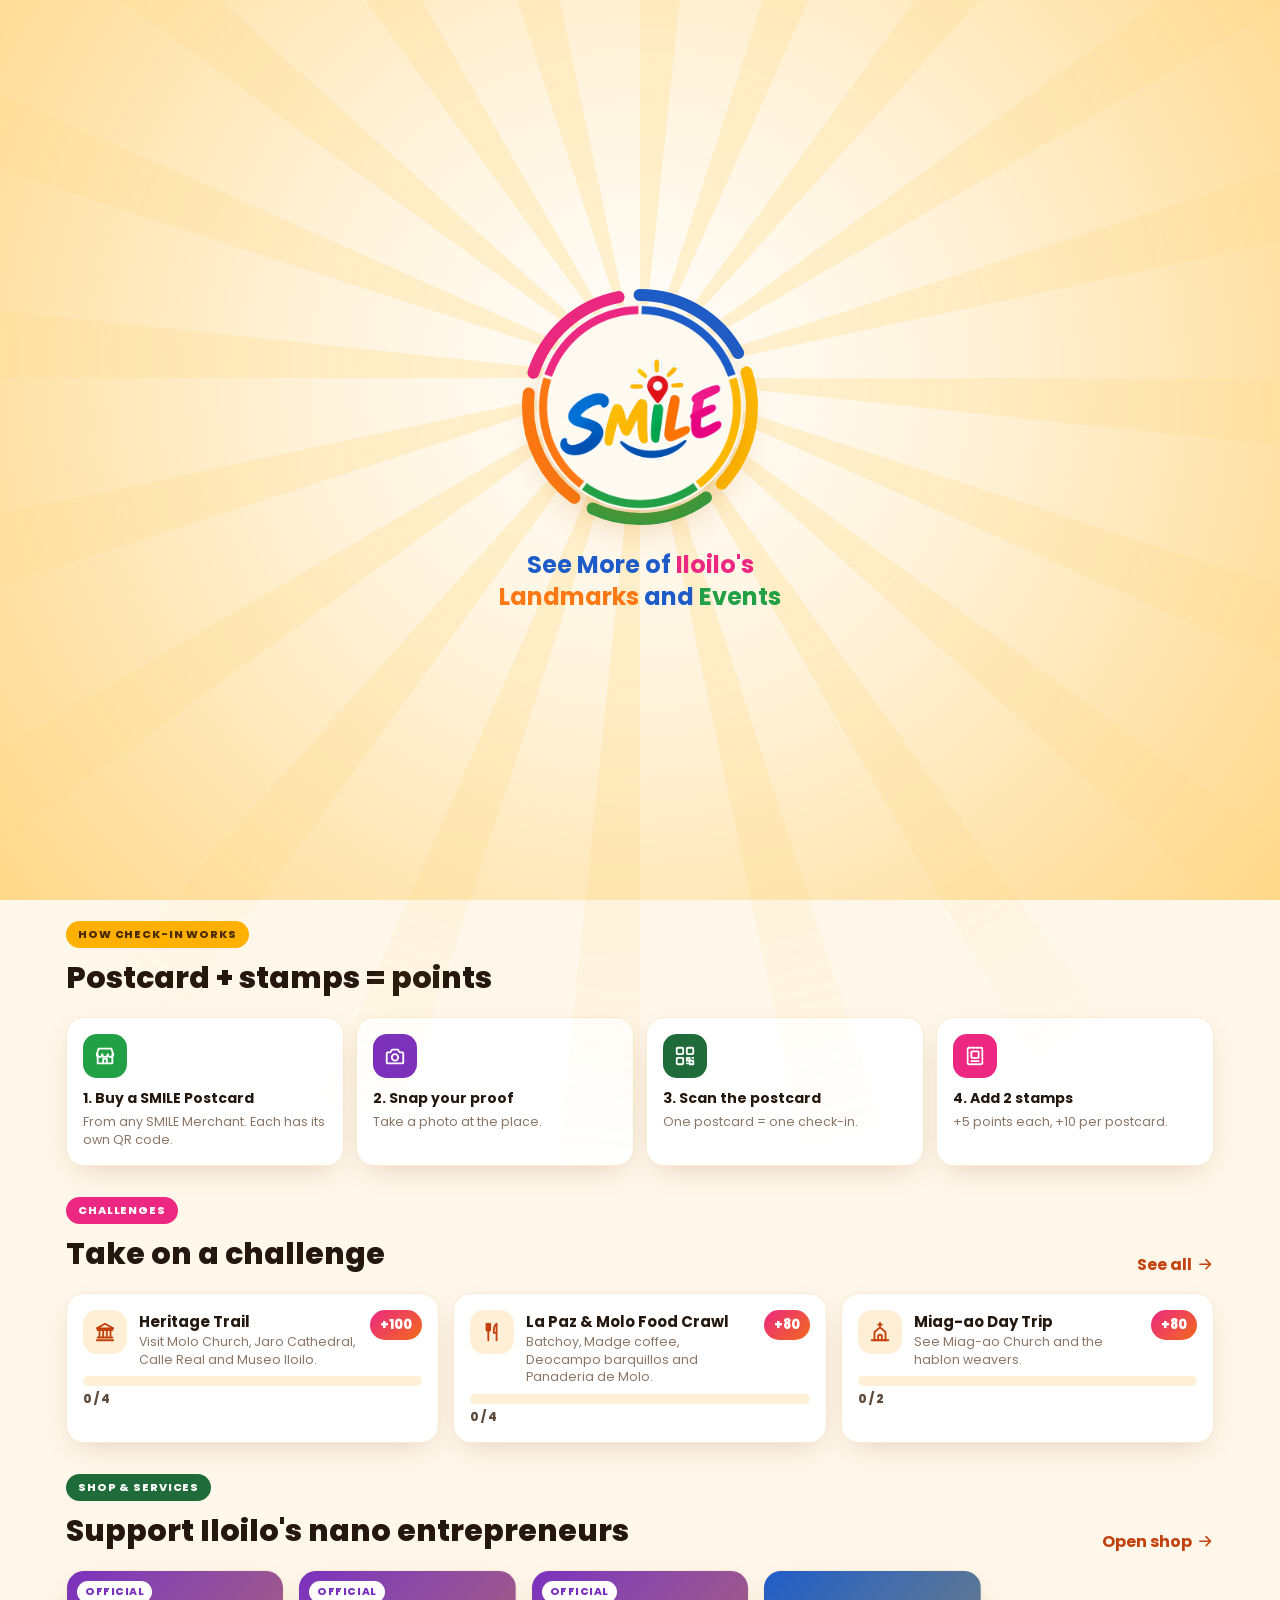
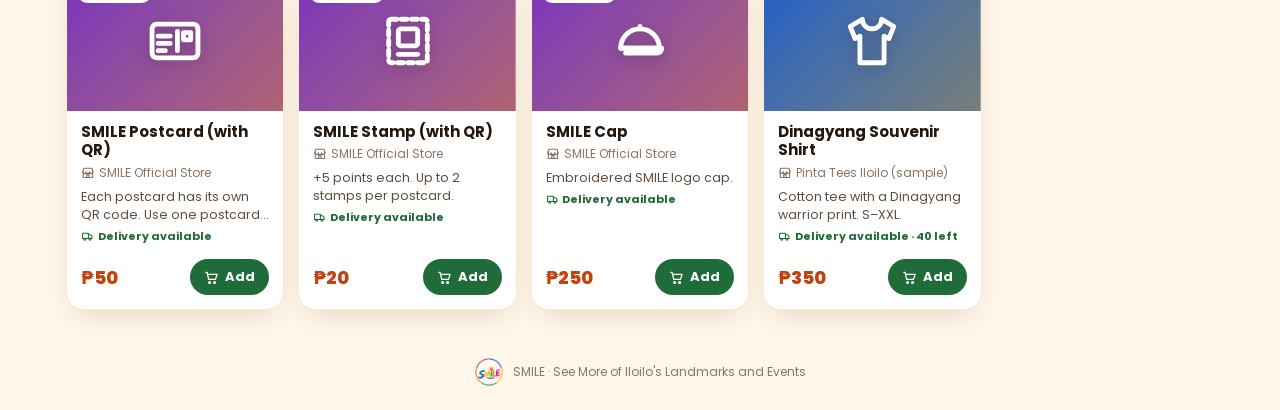
<file: index.html>
<!doctype html>
<html lang="en">
<head>
  <meta charset="utf-8">
  <meta name="viewport" content="width=device-width, initial-scale=1, viewport-fit=cover">
  <title>SMILE - See More of Iloilo's Landmarks and Events</title>
  <meta name="description" content="SMILE: See More of Iloilo's Landmarks and Events. Explore landmarks, food, shops, festivals and places to stay. Check in with SMILE Postcards, add stamps, shop from local nano entrepreneurs and rank up from Class E to Class SSS.">
  <meta name="theme-color" content="#FFB000">
  <meta name="application-name" content="SMILE">
  <link rel="manifest" href="manifest.webmanifest">
  <link rel="icon" type="image/png" sizes="32x32" href="icons/icon-32.png">
  <link rel="icon" type="image/png" sizes="192x192" href="icons/icon-192.png">
  <link rel="apple-touch-icon" href="icons/apple-touch-icon.png">
  <meta name="apple-mobile-web-app-capable" content="yes">
  <meta name="mobile-web-app-capable" content="yes">
  <meta name="apple-mobile-web-app-status-bar-style" content="default">
  <meta name="apple-mobile-web-app-title" content="SMILE">
  <meta property="og:title" content="SMILE - See More of Iloilo's Landmarks and Events">
  <meta property="og:description" content="Explore Iloilo, check in with SMILE Postcards, shop local and rank up to Class SSS.">
  <meta property="og:image" content="assets/hero.jpg">
  <link rel="preconnect" href="https://fonts.googleapis.com">
  <link rel="preconnect" href="https://fonts.gstatic.com" crossorigin>
  <link href="https://fonts.googleapis.com/css2?family=Poppins:wght@400;500;600;700;800;900&display=swap" rel="stylesheet">
  <link rel="preload" as="image" href="assets/hero.jpg">
  <link rel="stylesheet" href="styles.css">
</head>
<body>
  <!-- ============ SPLASH ============ -->
  <div id="splash" class="splash" aria-hidden="true">
    <div class="splash-burst"></div>
    <div class="splash-logo">
      <svg class="splash-ring" viewBox="0 0 120 120">
        <circle cx="60" cy="60" r="56" pathLength="100" class="r r1"/><circle cx="60" cy="60" r="56" pathLength="100" class="r r2"/>
        <circle cx="60" cy="60" r="56" pathLength="100" class="r r3"/><circle cx="60" cy="60" r="56" pathLength="100" class="r r4"/>
        <circle cx="60" cy="60" r="56" pathLength="100" class="r r5"/>
      </svg>
      <img src="assets/logo-circle.png" alt="" width="220" height="220">
    </div>
    <p class="splash-tag"><span>See</span> <span>More</span> <span>of</span> <span>Iloilo's</span><br><span>Landmarks</span> <span>and</span> <span>Events</span></p>
  </div>

  <!-- ============ HEADER ============ -->
  <header class="topbar">
    <a href="#home" class="brand" aria-label="SMILE home">
      <img src="assets/logo-circle.png" alt="SMILE logo" class="brand-logo" width="44" height="44">
      <span class="brand-text"><strong>SMILE</strong><small>See More of Iloilo's Landmarks and Events</small></span>
    </a>
    <nav class="topnav" aria-label="Main">
      <a href="#home" data-nav="home">Home</a>
      <a href="#explore/landmarks" data-nav="explore">Explore</a>
      <a href="#map" data-nav="map">Map</a>
      <a href="#market" data-nav="market">Shop &amp; Services</a>
      <a href="#challenges" data-nav="challenges">Challenges</a>
      <a href="#rank" data-nav="rank">Rank</a>
    </nav>
    <button class="cam-top" type="button" data-camera aria-label="Take photo"><svg class="ic"><use href="#i-camera"/></svg><span>Take Photo</span></button>
    <button class="icon-btn cart-btn" type="button" data-open-cart aria-label="Cart"><svg class="ic"><use href="#i-cart"/></svg><b class="cart-count" hidden>0</b></button>
    <button class="points-pill" id="pointsPill" type="button" aria-label="Your rank and points">
      <span class="rank-chip" id="rankChip">E</span> <span id="pointsValue">0</span><span class="pts-label"> pts</span>
    </button>
  </header>

  <main id="app">
    <!-- ============ HOME ============ -->
    <section id="view-home" class="view" data-view="home">
      <div class="landing">
        <div class="landing-bg" aria-hidden="true"></div>
        <div class="landing-grid">
          <div class="poster">
            <img src="assets/hero.jpg" srcset="assets/hero-sm.jpg 512w, assets/hero.jpg 1024w" sizes="(max-width: 860px) 100vw, 560px"
                 alt="SMILE, See More of Iloilo's Landmarks and Events: Dinagyang Festival, Iloilo Provincial Capitol, Miag-ao Church, Jaro Cathedral, Iloilo Esplanade, and batchoy, pancit Molo, chicken inasal and seafood"
                 width="1024" height="1536" fetchpriority="high">
            <a class="hs" style="left:3.7%;top:22%;width:19%;height:5%" href="#place/ev-dinagyang" aria-label="Dinagyang Festival"></a>
            <a class="hs" style="left:57%;top:6%;width:41%;height:22%" href="#place/lm-capitol" aria-label="Iloilo Provincial Capitol"></a>
            <a class="hs" style="left:3.7%;top:58.2%;width:21.3%;height:4.6%" href="#place/lm-miagao" aria-label="Miag-ao Church"></a>
            <a class="hs" style="left:79.9%;top:60.4%;width:18.3%;height:4%" href="#place/lm-jaro" aria-label="Jaro Cathedral"></a>
            <a class="hs" style="left:72%;top:69.6%;width:21%;height:4.2%" href="#place/lm-esplanade" aria-label="Iloilo Esplanade"></a>
            <a class="hs" style="left:4%;top:82.8%;width:14.8%;height:4%" href="#place/rs-batchoy" aria-label="Batchoy"></a>
            <a class="hs" style="left:30.8%;top:87%;width:17.1%;height:4.2%" href="#explore/restaurants/molo" aria-label="Pancit Molo"></a>
            <a class="hs" style="left:55.6%;top:85.4%;width:19.5%;height:4.6%" href="#explore/restaurants/chicken" aria-label="Chicken Inasal"></a>
            <a class="hs" style="left:84.5%;top:87%;width:13.9%;height:4.2%" href="#explore/restaurants/seafood" aria-label="Seafoods"></a>
          </div>
          <div class="landing-panel">
            <img src="assets/logo-circle.png" alt="SMILE logo" class="hero-logo" width="88" height="88">
            <span class="eyebrow">Iloilo City · Province of Iloilo</span>
            <h1>SMILE <span class="dash">-</span> <span class="sub">See More of Iloilo's Landmarks and Events</span></h1>
            <p class="lead">Explore, check in with a <b>SMILE Postcard</b>, collect stamps, shop from local nano entrepreneurs and rank up to <b>Class SSS</b>.</p>
            <div class="hero-cta">
              <a href="#explore/landmarks" class="btn btn-primary"><svg class="ic"><use href="#i-compass"/></svg>Start exploring</a>
              <button type="button" class="btn btn-green" data-checkin-start><svg class="ic"><use href="#i-qr"/></svg>Check in</button>
              <button type="button" class="btn btn-ghost" data-camera><svg class="ic"><use href="#i-camera"/></svg>Take Photo</button>
            </div>
            <div class="quick" id="quickTiles"></div>
            <a class="rank-strip card" href="#rank" id="homeRank"></a>
          </div>
        </div>
      </div>

      <div class="wrap">
        <div class="section-head"><span class="pill">How check-in works</span><h2>Postcard + stamps = points</h2></div>
        <div class="steps4">
          <div class="step card"><span class="step-ic" style="--c:var(--c-shops)"><svg class="ic"><use href="#i-store"/></svg></span><b>1. Buy a SMILE Postcard</b><small>From any SMILE Merchant. Each has its own QR code.</small></div>
          <div class="step card"><span class="step-ic" style="--c:var(--c-landmarks)"><svg class="ic"><use href="#i-camera"/></svg></span><b>2. Snap your proof</b><small>Take a photo at the place.</small></div>
          <div class="step card"><span class="step-ic" style="--c:var(--green)"><svg class="ic"><use href="#i-qr"/></svg></span><b>3. Scan the postcard</b><small>One postcard = one check-in.</small></div>
          <div class="step card"><span class="step-ic" style="--c:var(--s-pink)"><svg class="ic"><use href="#i-stamp"/></svg></span><b>4. Add 2 stamps</b><small>+5 points each, +10 per postcard.</small></div>
        </div>

        <div class="section-head row-head"><div><span class="pill pill-pink">Challenges</span><h2>Take on a challenge</h2></div><a href="#challenges" class="link">See all <svg class="ic"><use href="#i-arrow"/></svg></a></div>
        <div class="challenge-grid" id="homeChallenges"></div>

        <div class="section-head row-head"><div><span class="pill pill-green">Shop &amp; Services</span><h2>Support Iloilo's nano entrepreneurs</h2></div><a href="#market" class="link">Open shop <svg class="ic"><use href="#i-arrow"/></svg></a></div>
        <div class="product-grid" id="homeProducts"></div>
      </div>
    </section>

    <!-- ============ EXPLORE ============ -->
    <section id="view-explore" class="view" data-view="explore" hidden>
      <div class="wrap">
        <div class="section-head row-head"><div><span class="pill">Explore</span><h2 id="exploreTitle">Landmarks</h2></div>
          <a href="#map" class="btn btn-ghost btn-sm"><svg class="ic"><use href="#i-map"/></svg>Map view</a></div>
        <div class="tabs" role="tablist" id="catTabs"></div>
        <label class="search"><svg class="ic"><use href="#i-search"/></svg><input type="search" id="searchInput" placeholder="Search places, events, hotels, food…" autocomplete="off"></label>
        <div class="place-grid" id="placeGrid"></div>
      </div>
    </section>

    <!-- ============ MAP ============ -->
    <section id="view-map" class="view" data-view="map" hidden>
      <div class="map-layout">
        <div class="map-frame-wrap">
          <iframe id="bigMap" title="Google Map" loading="lazy" referrerpolicy="no-referrer-when-downgrade" allowfullscreen></iframe>
          <div class="map-card card" id="mapCard" hidden></div>
        </div>
        <aside class="map-side">
          <div class="tabs small" id="mapTabs"></div>
          <label class="search"><svg class="ic"><use href="#i-search"/></svg><input type="search" id="mapSearch" placeholder="Search on the map…" autocomplete="off"></label>
          <div class="map-list" id="mapList"></div>
        </aside>
      </div>
    </section>

    <!-- ============ MARKET ============ -->
    <section id="view-market" class="view" data-view="market" hidden>
      <div class="wrap">
        <div class="section-head"><span class="pill pill-green">Shop &amp; Services</span><h2>Local merch, delivered. Local talent, booked.</h2>
          <p class="muted lead">Souvenir shirts and novelties from Iloilo's nano entrepreneurs, delivered to your location, plus barbers, massage therapists, emcees and comedians you can book.</p></div>
        <div class="tabs" id="marketTabs" role="tablist">
          <button class="tab" data-mtab="merch" role="tab"><svg class="ic"><use href="#i-bag"/></svg>Merchandise</button>
          <button class="tab" data-mtab="services" role="tab"><svg class="ic"><use href="#i-sparkles"/></svg>Services</button>
          <button class="tab" data-mtab="merchants" role="tab"><svg class="ic"><use href="#i-postcard"/></svg>Postcard Merchants</button>
          <button class="tab" data-mtab="orders" role="tab"><svg class="ic"><use href="#i-receipt"/></svg>My Orders</button>
        </div>
        <div id="marketBody"></div>
      </div>
    </section>

    <!-- ============ CHALLENGES ============ -->
    <section id="view-challenges" class="view" data-view="challenges" hidden>
      <div class="wrap">
        <div class="section-head"><span class="pill pill-pink">Challenges</span><h2>Visit, snap, stamp, earn bonus points</h2>
          <p class="muted lead">Finish a challenge to earn its bonus points instantly. Bonus points help you rank up faster.</p></div>
        <div class="challenge-grid big" id="challengeGrid"></div>
      </div>
    </section>

    <!-- ============ RANK ============ -->
    <section id="view-rank" class="view" data-view="rank" hidden>
      <div class="wrap">
        <div class="section-head"><span class="pill">Rank &amp; Passport</span><h2>Your Iloilo passport</h2></div>
        <div class="rank-hero card" id="rankHero"></div>
        <div class="row-head h3row"><h3 class="h3">My postcards</h3><button type="button" class="btn btn-ghost btn-sm" data-scan-stamp><svg class="ic"><use href="#i-stamp"/></svg>Add a stamp</button></div>
        <div class="postcard-grid" id="postcardGrid"></div>
        <h3 class="h3">Rank ladder</h3>
        <div class="ladder" id="rankLadder"></div>
        <h3 class="h3">Badges</h3>
        <div class="badge-grid" id="badgeGrid"></div>
        <div class="row-head h3row"><h3 class="h3">Top explorers</h3><a href="#challenges" class="link">Challenges <svg class="ic"><use href="#i-arrow"/></svg></a></div>
        <ol class="leaderboard card" id="leaderboard"><li class="muted">Loading…</li></ol>
      </div>
    </section>
  </main>

  <footer class="footer">
    <img src="assets/logo-circle.png" alt="" width="28" height="28">
    <span>SMILE · See More of Iloilo's Landmarks and Events</span>
    <button type="button" class="link" id="installLink" hidden>Install app</button>
  </footer>

  <nav class="bottomnav" aria-label="Main mobile">
    <a href="#home" data-nav="home"><svg class="ic"><use href="#i-home"/></svg>Home</a>
    <a href="#explore/landmarks" data-nav="explore"><svg class="ic"><use href="#i-compass"/></svg>Explore</a>
    <button type="button" class="cam-fab" data-checkin-start aria-label="Check in"><svg class="ic"><use href="#i-qr"/></svg></button>
    <a href="#market" data-nav="market"><svg class="ic"><use href="#i-store"/></svg>Shop</a>
    <a href="#rank" data-nav="rank"><svg class="ic"><use href="#i-trophy"/></svg>Rank</a>
  </nav>

  <!-- ============ INSTALL BANNER ============ -->
  <div class="install-banner" id="installBanner" role="dialog" aria-labelledby="installTitle" hidden>
    <img src="icons/icon-96.png" alt="" width="56" height="56">
    <div class="install-text"><strong id="installTitle">Install SMILE</strong><span id="installMsg">Add SMILE to your home screen.</span></div>
    <div class="install-actions">
      <button type="button" class="btn btn-primary btn-sm" id="installBtn">Install</button>
      <button type="button" class="btn-x" id="installClose" aria-label="Dismiss"><svg class="ic"><use href="#i-x"/></svg></button>
    </div>
  </div>

  <!-- ============ SHEET (place, check-in, cart, booking) ============ -->
  <div class="sheet-backdrop" id="sheetBackdrop" hidden></div>
  <div class="sheet" id="sheet" role="dialog" aria-modal="true" hidden>
    <button class="btn-x sheet-close" type="button" id="sheetClose" aria-label="Close"><svg class="ic"><use href="#i-x"/></svg></button>
    <div id="sheetBody"></div>
  </div>

  <!-- ============ CAMERA ============ -->
  <div class="camera" id="camera" role="dialog" aria-modal="true" aria-label="Take photo" hidden>
    <div class="cam-top-bar">
      <button type="button" class="btn-x cam-btn" id="camClose" aria-label="Close camera"><svg class="ic"><use href="#i-x"/></svg></button>
      <label class="cam-place"><svg class="ic"><use href="#i-pin"/></svg><select id="camPlace" aria-label="Tag a place"></select></label>
      <button type="button" class="btn-x cam-btn" id="camFlip" aria-label="Switch camera"><svg class="ic"><use href="#i-flip"/></svg></button>
    </div>
    <div class="cam-mode" id="camMode" hidden>Proof photo for check-in</div>
    <div class="cam-stage">
      <video id="camVideo" playsinline muted autoplay></video>
      <img id="camResult" alt="Your SMILE photo" hidden>
      <div class="cam-frame-guide" aria-hidden="true">
        <img src="assets/logo-circle.png" alt="">
        <div class="cam-guide-band"><b id="camGuidePlace">Iloilo</b><small>SMILE · See More of Iloilo's Landmarks and Events</small></div>
      </div>
      <div class="cam-msg" id="camMsg" hidden></div>
    </div>
    <div class="cam-controls" id="camShootControls">
      <label class="cam-side" title="Choose from gallery"><svg class="ic"><use href="#i-image"/></svg><input type="file" accept="image/*" id="camFile" hidden></label>
      <button type="button" class="shutter" id="camShutter" aria-label="Take photo"></button>
      <span class="cam-side cam-pts" id="camPts">+5</span>
    </div>
    <div class="cam-controls" id="camResultControls" hidden>
      <button type="button" class="btn btn-ghost" id="camRetake"><svg class="ic"><use href="#i-flip"/></svg>Retake</button>
      <button type="button" class="btn btn-ghost" id="camSave"><svg class="ic"><use href="#i-download"/></svg>Save</button>
      <button type="button" class="btn btn-primary" id="camShare"><svg class="ic"><use href="#i-share"/></svg>Share</button>
      <button type="button" class="btn btn-primary" id="camUse" hidden><svg class="ic"><use href="#i-check"/></svg>Use photo</button>
    </div>
    <input type="file" accept="image/*" capture="environment" id="camCapture" hidden>
    <canvas id="camCanvas" hidden></canvas>
  </div>

  <!-- ============ QR SCANNER ============ -->
  <div class="scanner" id="scanner" role="dialog" aria-modal="true" aria-labelledby="scanTitle" hidden>
    <div class="cam-top-bar">
      <button type="button" class="btn-x cam-btn" id="scanClose" aria-label="Close scanner"><svg class="ic"><use href="#i-x"/></svg></button>
      <strong id="scanTitle">Scan postcard QR</strong>
      <label class="btn-x cam-btn" title="Scan from a photo"><svg class="ic"><use href="#i-image"/></svg><input type="file" accept="image/*" id="scanFile" hidden></label>
    </div>
    <div class="scan-stage">
      <video id="scanVideo" playsinline muted autoplay></video>
      <div class="scan-box" aria-hidden="true"><i></i><i></i><i></i><i></i><span class="scan-line"></span></div>
      <p class="scan-hint" id="scanHint">Point the camera at the QR code on your SMILE Postcard</p>
    </div>
    <div class="scan-result" id="scanResult" hidden></div>
    <form class="scan-manual" id="scanManual">
      <input id="scanInput" placeholder="Or type the code, e.g. PC-ABC1234" autocapitalize="characters" autocomplete="off">
      <button class="btn btn-primary btn-sm" type="submit">Check</button>
    </form>
    <canvas id="scanCanvas" hidden></canvas>
  </div>

  <!-- ============ RANK-UP ============ -->
  <div class="rankup" id="rankup" role="dialog" aria-modal="true" aria-labelledby="rankupTitle" hidden>
    <div class="rankup-card">
      <div class="rankup-rays" aria-hidden="true"></div>
      <span class="eyebrow">Rank up!</span>
      <div class="rank-emblem xl" id="rankupEmblem">E</div>
      <h3 id="rankupTitle">Class E</h3>
      <p class="muted" id="rankupSub">Newcomer</p>
      <button type="button" class="btn btn-primary" id="rankupClose">Awesome!</button>
    </div>
  </div>

  <!-- ============ NAME DIALOG ============ -->
  <dialog id="nameDialog" class="dialog">
    <form method="dialog" id="nameForm">
      <img src="assets/logo-circle.png" alt="" width="72" height="72">
      <h3>What should we call you?</h3>
      <p class="muted">Your nickname and rank appear on the Top Explorers board.</p>
      <input id="nameInput" maxlength="40" required placeholder="e.g. Ilonggo Explorer">
      <div class="row">
        <button value="cancel" class="btn btn-ghost" type="button" id="nameCancel">Cancel</button>
        <button value="ok" class="btn btn-primary">Save</button>
      </div>
    </form>
  </dialog>

  <div class="toast" id="toast" role="status" aria-live="polite"></div>
  <div class="confetti" id="confetti" aria-hidden="true"></div>

  <script src="icons.js"></script>
  <script src="config.js"></script>
  <script src="data.js"></script>
  <script src="app.js"></script>
  <script src="checkin.js"></script>
  <script src="market.js"></script>
</body>
</html>
</file>
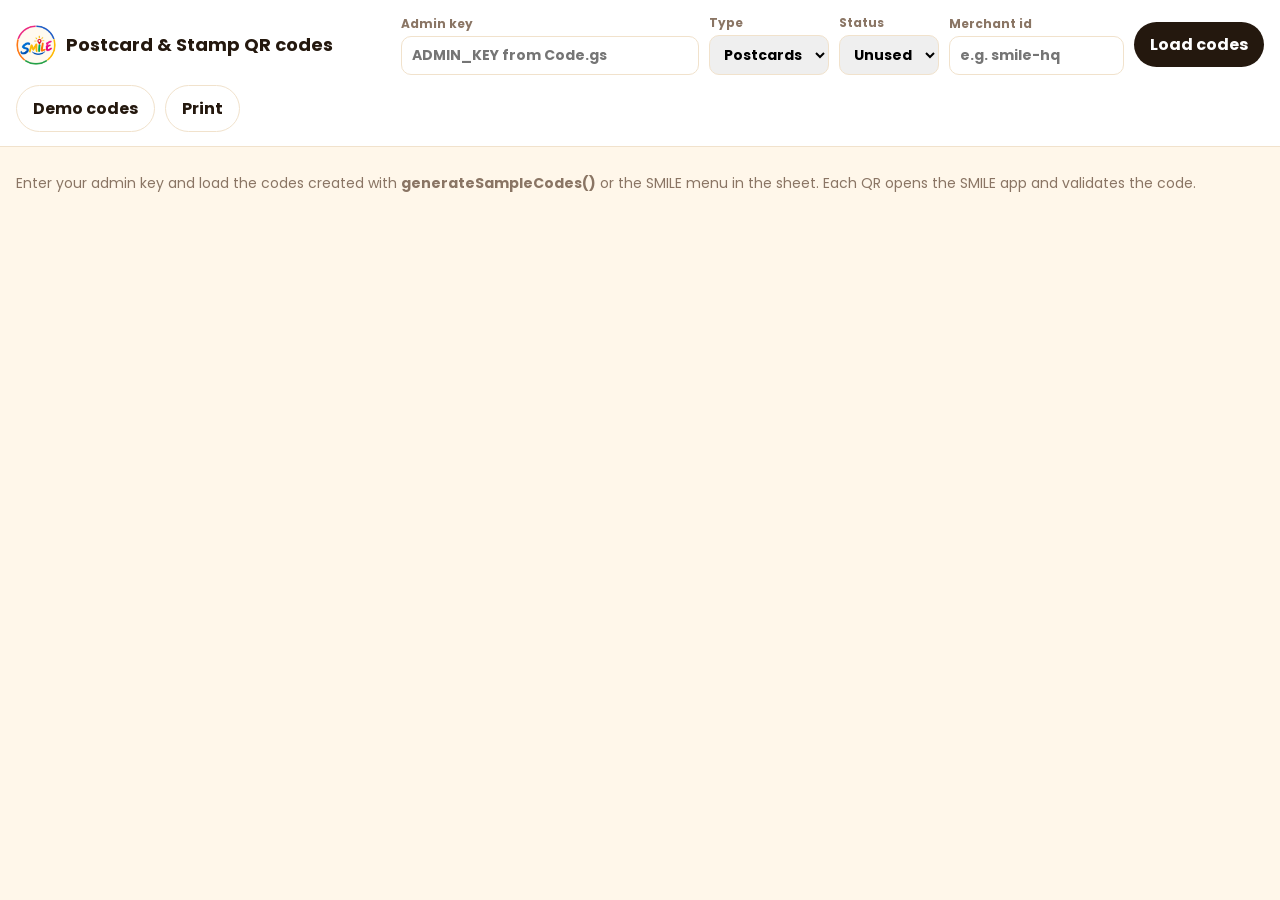
<file: print.html>
<!doctype html>
<html lang="en">
<head>
  <meta charset="utf-8">
  <meta name="viewport" content="width=device-width, initial-scale=1">
  <title>SMILE Postcard &amp; Stamp QR Codes</title>
  <meta name="robots" content="noindex">
  <link rel="icon" href="icons/icon-32.png">
  <link href="https://fonts.googleapis.com/css2?family=Poppins:wght@500;700;800&display=swap" rel="stylesheet">
  <style>
    :root{--ink:#24180E;--muted:#8A7564;--line:#F1E2CC;--cream:#FFF7EA;--amber:#FFB000;--orange:#F26A1B;--green:#1F6B3A;--pink:#EC2882;--blue:#1D5CC8}
    *{box-sizing:border-box}
    body{margin:0;font-family:Poppins,system-ui,sans-serif;color:var(--ink);background:var(--cream)}
    header{position:sticky;top:0;background:#fff;border-bottom:1px solid var(--line);padding:14px 16px;display:flex;flex-wrap:wrap;gap:10px;align-items:center;z-index:2}
    header img{width:40px;height:40px;border-radius:50%}
    header h1{font-size:18px;margin:0 auto 0 0}
    label{font-size:12px;font-weight:700;color:var(--muted);display:flex;flex-direction:column;gap:3px}
    input,select{font:inherit;font-size:14px;padding:8px 10px;border:1.5px solid var(--line);border-radius:10px;min-width:0}
    button{font:inherit;font-weight:700;border:0;border-radius:99px;padding:10px 16px;cursor:pointer;background:var(--ink);color:#fff}
    button.alt{background:#fff;color:var(--ink);border:1.5px solid var(--line)}
    .msg{padding:12px 16px;color:var(--muted);font-size:14px}
    .sheet{display:flex;flex-wrap:wrap;gap:6mm;padding:8mm;justify-content:flex-start}
    .pc{width:90mm;height:58mm;background:#fff;border:1px dashed #cbb;border-radius:3mm;padding:4mm;display:grid;grid-template-columns:1fr 34mm;gap:3mm;position:relative;overflow:hidden;break-inside:avoid}
    .pc::after{content:"";position:absolute;left:0;right:0;bottom:0;height:2mm;background:linear-gradient(90deg,#1D5CC8 20%,#FFB800 0 40%,#22A046 0 60%,#FF7814 0 80%,#EC2882 0)}
    .pc .l{display:flex;flex-direction:column;gap:1.2mm}
    .pc .brand{display:flex;align-items:center;gap:2mm}
    .pc .brand img{width:12mm;height:12mm;border-radius:50%}
    .pc .brand b{font-size:4.2mm;line-height:1.05}
    .pc .brand small{display:block;font-size:2.3mm;color:var(--muted);font-weight:500}
    .pc .t{font-size:3.3mm;font-weight:800;color:var(--orange);margin-top:1mm}
    .pc ol{margin:0;padding-left:4mm;font-size:2.4mm;color:#5E4B3B;line-height:1.45}
    .pc .slots{display:flex;gap:2mm;margin-top:auto}
    .pc .slot{width:10mm;height:12mm;border:.3mm dashed var(--pink);border-radius:1mm;font-size:1.9mm;color:var(--pink);display:grid;place-items:center;text-align:center}
    .qrbox{display:flex;flex-direction:column;align-items:center;justify-content:center;gap:1mm}
    .qrbox svg{width:32mm;height:32mm}
    .code{font-family:ui-monospace,Menlo,monospace;font-weight:700;font-size:3mm;letter-spacing:.2mm}
    .merchant{font-size:2.1mm;color:var(--muted);text-align:center}
    .st{width:30mm;height:38mm;background:#fff;padding:1.4mm;display:flex;break-inside:avoid;border:1.2mm dotted #F5B6D4;border-radius:1mm}
    .st .in{border:.4mm solid var(--pink);border-radius:1mm;width:100%;height:100%;display:flex;flex-direction:column;align-items:center;justify-content:space-between;padding:1mm}
    .st .top{display:flex;align-items:center;gap:1mm;font-size:2.2mm;font-weight:800;color:var(--pink)}
    .st .top img{width:4.5mm;height:4.5mm;border-radius:50%}
    .st svg{width:19mm;height:19mm}
    .st .code{font-size:2.2mm}
    .st .pts{font-size:2.2mm;font-weight:800;color:var(--green)}
    @media print{
      header,.msg{display:none}
      body{background:#fff}
      .sheet{padding:0;gap:4mm}
      @page{size:A4;margin:8mm}
    }
  </style>
</head>
<body>
  <header>
    <img src="assets/logo-circle.png" alt="SMILE">
    <h1>Postcard &amp; Stamp QR codes</h1>
    <label>Admin key<input id="key" type="password" placeholder="ADMIN_KEY from Code.gs"></label>
    <label>Type<select id="type"><option value="postcard">Postcards</option><option value="stamp">Stamps</option></select></label>
    <label>Status<select id="status"><option value="unused">Unused</option><option value="all">All</option></select></label>
    <label>Merchant id<input id="merchant" placeholder="e.g. smile-hq" size="10"></label>
    <button id="load">Load codes</button>
    <button id="demo" class="alt">Demo codes</button>
    <button id="print" class="alt">Print</button>
  </header>
  <p class="msg" id="msg">Enter your admin key and load the codes created with <b>generateSampleCodes()</b> or the SMILE menu in the sheet. Each QR opens the SMILE app and validates the code.</p>
  <div class="sheet" id="sheet"></div>

  <script src="config.js"></script>
  <script src="vendor/qrcode.min.js"></script>
  <script>
  (() => {
    const API = ((window.SMILE_CONFIG || {}).API_URL || '').trim();
    const appUrl = new URL('./', location.href).href;
    const $ = s => document.querySelector(s);
    const esc = s => String(s ?? '').replace(/[&<>"']/g, c => ({ '&': '&amp;', '<': '&lt;', '>': '&gt;', '"': '&quot;', "'": '&#39;' }[c]));
    try { $('#key').value = sessionStorage.getItem('smileAdminKey') || ''; } catch {}
    function qrSvg(text) { const q = qrcode(0, 'M'); q.addData(text); q.make(); return q.createSvgTag({ cellSize: 4, margin: 0, scalable: true }); }
    function postcard(c) {
      return `<div class="pc"><div class="l">
        <div class="brand"><img src="assets/logo-circle.png" alt=""><b>SMILE Postcard<small>See More of Iloilo's Landmarks and Events</small></b></div>
        <div class="t">Scan to check in · 1 postcard = 1 check-in</div>
        <ol><li>Take a proof photo at the place</li><li>Scan this QR in the SMILE app</li><li>Add 2 SMILE Stamps for +5 pts each</li></ol>
        <div class="slots"><div class="slot">STAMP<br>+5</div><div class="slot">STAMP<br>+5</div></div></div>
        <div class="qrbox">${qrSvg(appUrl + '#redeem/' + c.code)}<span class="code">${esc(c.code)}</span><span class="merchant">${esc(c.merchant || c.merchantId || '')}</span></div></div>`;
    }
    function stamp(c) {
      return `<div class="st"><div class="in"><span class="top"><img src="assets/logo-circle.png" alt="">SMILE STAMP</span>${qrSvg(appUrl + '#redeem/' + c.code)}<span class="code">${esc(c.code)}</span><span class="pts">+5 POINTS</span></div></div>`;
    }
    function render(list) {
      $('#sheet').innerHTML = list.map(c => c.type === 'stamp' ? stamp(c) : postcard(c)).join('');
      $('#msg').textContent = `${list.length} code(s) ready. Use Print (A4). Cut along the dashed lines.`;
    }
    $('#load').onclick = async () => {
      if (!API) { $('#msg').textContent = 'Set API_URL in config.js first, or use Demo codes.'; return; }
      const key = $('#key').value.trim(); try { sessionStorage.setItem('smileAdminKey', key); } catch {}
      $('#msg').textContent = 'Loading…';
      try {
        const r = await (await fetch(API + '?' + new URLSearchParams({ action: 'codes', key, type: $('#type').value, status: $('#status').value, merchantId: $('#merchant').value.trim() }))).json();
        if (!r.ok) { $('#msg').textContent = r.error || 'Could not load codes.'; return; }
        render(r.codes);
      } catch (e) { $('#msg').textContent = 'Network error: ' + e.message; }
    };
    $('#demo').onclick = () => {
      const t = $('#type').value, n = t === 'stamp' ? 40 : 20, p = t === 'stamp' ? 'ST' : 'PC';
      render(Array.from({ length: n }, (_, i) => ({ code: `${p}-DEMO${String(i + 1).padStart(2, '0')}`, type: t, merchant: 'Demo' })));
    };
    $('#print').onclick = () => print();
  })();
  </script>
</body>
</html>
</file>
<file: styles.css>
/* SMILE – See More of Iloilo's Landmarks and Events · v3
   Palette: cream, amber and green from the CodeSphere deck, plus the SMILE logo colors */
:root{
  --cream:#FFF7EA; --cream-2:#FFEFD6; --card:#FFFFFF;
  --ink:#24180E; --ink-2:#5E4B3B; --muted:#8A7564; --line:#F1E2CC;
  --amber:#FFB000; --orange:#F26A1B; --rust:#C2410C; --green:#1F6B3A; --green-2:#E5F4E8;
  --s-blue:#1D5CC8; --s-yellow:#FFB800; --s-green:#22A046; --s-orange:#FF7814; --s-pink:#EC2882;
  --c-landmarks:#7B2FBE; --c-restaurants:#F26A1B; --c-shops:#22A046; --c-events:#E0263B; --c-stays:#0E8F86; --c-badges:#EC2882;
  --radius:18px; --shadow:0 10px 30px -12px rgba(120,70,10,.28);
  --top-h:64px; --bottom-h:0px; --safe-b:env(safe-area-inset-bottom,0px);
}
*{box-sizing:border-box}
html{scroll-behavior:smooth;-webkit-text-size-adjust:100%}
body{margin:0;font-family:Poppins,system-ui,-apple-system,"Segoe UI",sans-serif;color:var(--ink);
  background:radial-gradient(1200px 600px at 100% -10%,#FFE2B8 0,transparent 60%),var(--cream);min-height:100vh;overflow-x:hidden}
img{max-width:100%;display:block}
a{color:inherit}
button{font:inherit;cursor:pointer;color:inherit}
input,select,textarea{font:inherit}
[hidden]{display:none!important}
.muted{color:var(--muted)}
.wrap{max-width:1180px;margin:0 auto;padding:0 16px}
.ic{width:1.15em;height:1.15em;flex:none;display:inline-block;vertical-align:-.2em}
.ic-text{display:inline-block;line-height:1}

/* ---------- Splash ---------- */
body.is-splashing{overflow:hidden}
.splash{position:fixed;inset:0;z-index:100;display:grid;place-items:center;align-content:center;gap:22px;
  background:radial-gradient(circle at 50% 42%,#fff 0,#FFF3DC 38%,#FFD889 100%);transition:opacity .6s ease,transform .7s cubic-bezier(.7,0,.3,1)}
.splash.leave{opacity:0;transform:scale(1.08);pointer-events:none}
.splash-burst{position:absolute;width:160vmax;height:160vmax;left:50%;top:42%;translate:-50% -50%;
  background:repeating-conic-gradient(from 0deg,rgba(255,184,0,.18) 0 6deg,transparent 6deg 18deg);
  animation:spin 22s linear infinite,fadeIn 1s ease both;mask:radial-gradient(circle,#000 0,transparent 55%);-webkit-mask:radial-gradient(circle,#000 0,transparent 55%)}
.splash-logo{position:relative;width:min(56vw,240px);aspect-ratio:1;animation:pop .9s cubic-bezier(.2,1.6,.4,1) .15s both}
.splash-logo img{position:absolute;inset:7%;width:86%;height:86%;border-radius:50%;box-shadow:0 18px 40px -10px rgba(200,110,0,.45)}
.splash-ring{position:absolute;inset:0;rotate:-90deg;animation:spin 6s linear 1.4s infinite}
.splash-ring .r{fill:none;stroke-width:6;stroke-linecap:round;stroke-dasharray:0 100;animation:draw .5s ease forwards;stroke-dashoffset:var(--o)}
.r1{stroke:var(--s-blue);--o:0;animation-delay:.35s!important}.r2{stroke:var(--s-yellow);--o:-20;animation-delay:.5s!important}
.r3{stroke:var(--s-green);--o:-40;animation-delay:.65s!important}.r4{stroke:var(--s-orange);--o:-60;animation-delay:.8s!important}
.r5{stroke:var(--s-pink);--o:-80;animation-delay:.95s!important}
@keyframes draw{to{stroke-dasharray:17 83}}
.splash-tag{position:relative;margin:0;text-align:center;font-weight:700;font-size:clamp(16px,4.4vw,24px);line-height:1.35;color:var(--s-blue)}
.splash-tag span{display:inline-block;opacity:0;transform:translateY(14px);animation:rise .5s ease forwards}
.splash-tag span:nth-child(1){animation-delay:.9s}.splash-tag span:nth-child(2){animation-delay:1s}.splash-tag span:nth-child(3){animation-delay:1.1s}
.splash-tag span:nth-child(4){animation-delay:1.2s;color:var(--s-pink)}.splash-tag span:nth-child(6){animation-delay:1.3s;color:var(--s-orange)}
.splash-tag span:nth-child(7){animation-delay:1.4s}.splash-tag span:nth-child(8){animation-delay:1.5s;color:var(--s-green)}
@keyframes pop{0%{transform:scale(.3) rotate(-25deg);opacity:0}100%{transform:none;opacity:1}}
@keyframes rise{to{opacity:1;transform:none}}
@keyframes spin{to{rotate:360deg}}
@keyframes fadeIn{from{opacity:0}}
@keyframes kenburns{from{transform:scale(1.1);filter:saturate(.6) brightness(1.1)}to{transform:none;filter:none}}
@keyframes ping{0%{box-shadow:0 0 0 0 rgba(255,255,255,.95)}100%{box-shadow:0 0 0 16px rgba(255,255,255,0)}}
@keyframes wobble{0%,100%{rotate:0deg}50%{rotate:-6deg}}

/* reveal after splash */
.reveal .poster img{animation:kenburns 1.6s cubic-bezier(.2,.8,.2,1) both}
.reveal .landing-panel>*{animation:rise .6s ease both;opacity:0;transform:translateY(16px)}
.reveal .landing-panel>*:nth-child(1){animation:rise .6s ease .2s both,wobble 3s ease-in-out 1.4s infinite}
.reveal .landing-panel>*:nth-child(2){animation-delay:.3s}.reveal .landing-panel>*:nth-child(3){animation-delay:.38s}
.reveal .landing-panel>*:nth-child(4){animation-delay:.46s}.reveal .landing-panel>*:nth-child(5){animation-delay:.54s}
.reveal .landing-panel>*:nth-child(6){animation-delay:.62s}.reveal .landing-panel>*:nth-child(7){animation-delay:.7s}
.reveal .hs{animation:ping 1.2s ease 1s 2}

/* ---------- Top bar ---------- */
.topbar{position:sticky;top:0;z-index:30;height:var(--top-h);display:flex;align-items:center;gap:12px;padding:0 16px;padding-top:env(safe-area-inset-top,0px);
  background:rgba(255,247,234,.88);backdrop-filter:blur(12px);-webkit-backdrop-filter:blur(12px);border-bottom:1px solid var(--line)}
.brand{display:flex;align-items:center;gap:10px;text-decoration:none;min-width:0}
.brand-logo{width:44px;height:44px;border-radius:50%;box-shadow:0 4px 12px -4px rgba(0,0,0,.25);flex:none}
.brand-text{display:flex;flex-direction:column;line-height:1.1;min-width:0}
.brand-text strong{font-size:18px;font-weight:800;letter-spacing:.5px;
  background:linear-gradient(90deg,var(--s-blue),var(--s-yellow) 30%,var(--s-green) 50%,var(--s-orange) 70%,var(--s-pink));-webkit-background-clip:text;background-clip:text;color:transparent}
.brand-text small{font-size:11px;color:var(--ink-2);white-space:nowrap;overflow:hidden;text-overflow:ellipsis}
.topnav{margin-left:auto;display:flex;gap:2px}
.topnav a{text-decoration:none;font-weight:600;font-size:14px;padding:8px 12px;border-radius:999px;color:var(--ink-2);white-space:nowrap}
.topnav a.active,.topnav a:hover{background:var(--cream-2);color:var(--rust)}
.icon-btn{position:relative;flex:none;width:40px;height:40px;border-radius:50%;border:1.5px solid var(--line);background:#fff;display:grid;place-items:center;color:var(--ink)}
.icon-btn .ic{width:20px;height:20px}
.cart-count{position:absolute;top:-4px;right:-4px;min-width:20px;height:20px;padding:0 5px;border-radius:99px;background:var(--s-pink);color:#fff;font-size:11px;font-weight:800;display:grid;place-items:center}
.cart-btn.bump{animation:pop .5s cubic-bezier(.2,1.6,.4,1)}
.points-pill{flex:none;border:0;border-radius:999px;padding:8px 14px;font-weight:700;font-size:14px;color:#fff;display:flex;align-items:center;gap:4px;
  background:linear-gradient(135deg,var(--amber),var(--orange));box-shadow:0 6px 16px -6px rgba(242,106,27,.7)}
.points-pill.bump{animation:pop .6s cubic-bezier(.2,1.6,.4,1)}
.cam-top{flex:none;border:0;border-radius:999px;padding:9px 14px;font-weight:700;font-size:14px;background:var(--ink);color:#fff;display:flex;align-items:center;gap:6px}

/* ---------- Landing ---------- */
.landing{position:relative;overflow:hidden;isolation:isolate}
.landing-bg{position:absolute;inset:-60px;z-index:-1;background:url(assets/hero-blur.jpg) center/cover;filter:blur(40px) saturate(1.3);opacity:.7}
.landing-bg::after{content:"";position:absolute;inset:0;background:linear-gradient(to bottom,transparent 60%,var(--cream))}
.landing-grid{max-width:1180px;margin:0 auto;padding:20px 16px 10px;display:grid;grid-template-columns:auto 1fr;gap:36px;align-items:center}
.poster{position:relative;aspect-ratio:2/3;height:min(calc(100vh - var(--top-h) - 40px),900px);min-height:520px;border-radius:24px;overflow:hidden;
  box-shadow:0 30px 60px -25px rgba(30,60,120,.6);background:#7fb7e6}
.poster img{width:100%;height:100%;object-fit:cover}
.hs{position:absolute;border-radius:14px;transition:transform .2s,box-shadow .2s}
.hs:hover,.hs:focus-visible{box-shadow:0 0 0 3px rgba(255,255,255,.95);transform:scale(1.03)}
.landing-panel{display:flex;flex-direction:column;align-items:flex-start;gap:12px;min-width:0}
.hero-logo{width:88px;height:88px;border-radius:50%;box-shadow:0 10px 24px -10px rgba(200,110,0,.55)}
.eyebrow{font-size:12px;font-weight:700;letter-spacing:.08em;text-transform:uppercase;color:var(--green)}
.landing h1{margin:0;font-size:clamp(26px,3.4vw,42px);line-height:1.1;font-weight:900}
.landing h1 .dash{color:var(--orange)}
.landing h1 .sub{color:var(--rust)}
.lead{margin:0;max-width:640px;color:var(--ink-2);line-height:1.55}
.hero-cta{display:flex;gap:10px;flex-wrap:wrap}
.quick{display:grid;grid-template-columns:repeat(3,1fr);gap:10px;width:100%;max-width:560px}
.qt{display:flex;align-items:center;gap:10px;padding:12px;border-radius:16px;background:#fff;border:1.5px solid var(--line);text-decoration:none;font-weight:700;font-size:13px;
  transition:transform .15s,border-color .15s}
.qt:hover{transform:translateY(-2px);border-color:var(--c)}
.qt span{width:38px;height:38px;border-radius:12px;display:grid;place-items:center;background:var(--c);color:#fff;flex:none}
.qt span .ic{width:20px;height:20px}
.qt small{display:block;font-weight:500;color:var(--muted);font-size:11px}

/* ---------- Buttons ---------- */
.btn{display:inline-flex;align-items:center;justify-content:center;gap:8px;padding:12px 20px;border-radius:999px;font-weight:700;
  font-size:15px;text-decoration:none;border:0;transition:transform .15s,box-shadow .15s;white-space:nowrap;cursor:pointer}
.btn:active{transform:scale(.97)}
.btn-primary{color:#fff;background:linear-gradient(135deg,var(--amber),var(--orange));box-shadow:0 10px 22px -10px rgba(242,106,27,.85)}
.btn-ghost{background:#fff;color:var(--ink);border:1.5px solid var(--line)}
.btn-green{color:#fff;background:var(--green);box-shadow:0 10px 22px -12px rgba(31,107,58,.9)}
.btn-pink{color:#fff;background:linear-gradient(135deg,var(--s-pink),var(--orange))}
.btn-sm{padding:9px 16px;font-size:14px}
.btn-block{width:100%}
.btn[disabled]{opacity:.5;cursor:not-allowed;box-shadow:none}
.btn-x{border:0;background:var(--cream-2);color:var(--ink-2);width:36px;height:36px;border-radius:50%;flex:none;display:grid;place-items:center;cursor:pointer}
.btn-x .ic{width:18px;height:18px}
.link{background:none;border:0;color:var(--rust);font-weight:700;text-decoration:none;padding:0;display:inline-flex;align-items:center;gap:4px;cursor:pointer}

/* ---------- Sections ---------- */
.section-head{margin:30px 0 16px}
.section-head h2{margin:8px 0 0;font-size:clamp(22px,3vw,30px);font-weight:800}
.pill{display:inline-flex;align-items:center;gap:6px;padding:5px 12px;border-radius:999px;font-size:11px;font-weight:800;letter-spacing:.08em;text-transform:uppercase;background:var(--amber);color:#4A2A00}
.pill-pink{background:var(--s-pink);color:#fff}.pill-green{background:var(--green);color:#fff}
.h3{font-size:18px;margin:28px 0 12px}
.h3row{margin:28px 0 12px}.h3row .h3{margin:0}
.row-head{display:flex;align-items:flex-end;justify-content:space-between;gap:12px}
.card{background:var(--card);border-radius:var(--radius);box-shadow:var(--shadow);border:1px solid #FBEBD3}
.steps4{display:grid;grid-template-columns:repeat(4,1fr);gap:12px}
.step{padding:16px;display:flex;flex-direction:column;gap:4px}
.step b{font-size:14px}.step small{color:var(--muted);font-size:12.5px}
.step-ic{width:44px;height:44px;border-radius:14px;display:grid;place-items:center;background:var(--c);color:#fff;margin-bottom:6px}
.step-ic .ic{width:22px;height:22px}

/* ---------- Explore ---------- */
.tabs{display:flex;gap:8px;overflow-x:auto;scrollbar-width:none;margin:0 -16px;padding:2px 16px 10px}
.tabs::-webkit-scrollbar{display:none}
.tab{flex:none;border:1.5px solid var(--line);background:#fff;border-radius:999px;padding:9px 16px;font-weight:600;font-size:14px;color:var(--ink-2);display:flex;align-items:center;gap:6px;cursor:pointer}
.tab[aria-selected="true"]{background:var(--c,var(--orange));border-color:var(--c,var(--orange));color:#fff;box-shadow:0 8px 18px -8px var(--c,var(--orange))}
.tabs.small .tab{padding:7px 12px;font-size:13px}
.search{display:flex;align-items:center;gap:8px;background:#fff;border:1.5px solid var(--line);border-radius:14px;padding:0 14px;margin:6px 0 18px;color:var(--muted)}
.search input{flex:1;border:0;outline:0;background:none;padding:12px 0;min-width:0;color:var(--ink)}
.place-grid{display:grid;grid-template-columns:repeat(auto-fill,minmax(260px,1fr));gap:16px;padding-bottom:24px}
.place{display:flex;flex-direction:column;text-align:left;border:0;padding:0;overflow:hidden;animation:rise .4s ease both;opacity:0;transform:translateY(12px);cursor:pointer}
.place-img{height:150px;background:var(--c) center/cover;position:relative}
.tag{position:absolute;top:10px;left:10px;background:#fff;color:var(--c);font-size:11px;font-weight:800;padding:4px 10px;border-radius:999px;text-transform:uppercase;letter-spacing:.06em;display:flex;align-items:center;gap:4px}
.done{position:absolute;top:10px;right:10px;background:var(--green);color:#fff;font-size:12px;font-weight:700;padding:4px 10px;border-radius:999px;display:flex;align-items:center;gap:4px}
.place-body{padding:14px 16px 16px;display:flex;flex-direction:column;gap:4px;flex:1}
.place-body strong{font-size:16px;line-height:1.25}
.meta{font-size:12px;color:var(--muted);display:flex;flex-wrap:wrap;gap:4px 10px}
.meta span{display:inline-flex;align-items:center;gap:3px}
.place-body p{margin:4px 0 0;font-size:13px;color:var(--ink-2);display:-webkit-box;-webkit-line-clamp:2;-webkit-box-orient:vertical;overflow:hidden}
.place-foot{margin-top:auto;padding-top:10px;display:flex;justify-content:space-between;align-items:center;font-size:13px;font-weight:700;color:var(--rust)}
.empty{grid-column:1/-1;text-align:center;padding:40px 10px;color:var(--muted)}
.merchant-badge{display:inline-flex;align-items:center;gap:4px;font-size:11px;font-weight:800;color:#fff;background:var(--s-pink);padding:3px 8px;border-radius:99px}

/* ---------- Map view ---------- */
.map-layout{display:grid;grid-template-columns:1fr 380px;height:calc(100vh - var(--top-h));min-height:520px}
.map-frame-wrap{position:relative;background:#e8eef3}
.map-frame-wrap iframe{position:absolute;inset:0;width:100%;height:100%;border:0}
.map-card{position:absolute;left:16px;right:16px;bottom:16px;max-width:520px;padding:14px;display:flex;gap:12px;align-items:center}
.map-card .mc-img{width:64px;height:64px;border-radius:12px;background:var(--c) center/cover;flex:none}
.map-card .mc-body{flex:1;min-width:0}
.map-card .mc-body strong{display:block;line-height:1.2}
.map-card .mc-actions{display:flex;gap:6px;flex-wrap:wrap}
.map-side{padding:14px 16px;overflow:auto;border-left:1px solid var(--line);background:rgba(255,255,255,.6)}
.map-side .tabs{margin:0 -16px}
.map-list{display:flex;flex-direction:column;gap:6px;padding-bottom:20px}
.ml-item{display:flex;align-items:center;gap:10px;padding:10px;border-radius:14px;border:1.5px solid transparent;background:#fff;text-align:left;cursor:pointer;width:100%}
.ml-item.on{border-color:var(--c);box-shadow:0 6px 16px -10px var(--c)}
.ml-item .ml-ic{width:36px;height:36px;border-radius:10px;display:grid;place-items:center;background:var(--c);color:#fff;flex:none}
.ml-item b{display:block;font-size:14px;line-height:1.2}
.ml-item small{color:var(--muted);font-size:12px}
.mini-map{width:100%;height:200px;border:0;border-radius:16px;margin-top:12px;background:#e8eef3}
.ext-note{font-size:11.5px;color:var(--muted);margin-top:6px;display:flex;gap:4px;align-items:center}

/* ---------- Sheet ---------- */
.sheet-backdrop{position:fixed;inset:0;background:rgba(36,24,14,.45);z-index:72;animation:fadeIn .25s}
.sheet{position:fixed;z-index:73;left:50%;bottom:0;translate:-50% 0;width:min(580px,100%);max-height:90vh;overflow:auto;background:#fff;
  border-radius:24px 24px 0 0;padding-bottom:calc(18px + var(--safe-b));animation:sheetUp .35s cubic-bezier(.2,.9,.3,1);overscroll-behavior:contain}
@keyframes sheetUp{from{transform:translateY(100%)}}
.sheet-close{position:sticky;top:12px;float:right;margin:12px 12px -48px 0;z-index:3;background:rgba(255,255,255,.92);box-shadow:0 2px 8px rgba(0,0,0,.15)}
.sheet-hero{height:210px;background:var(--c) center/cover}
.sheet-content{padding:18px 20px}
.sheet-content h3{margin:6px 0 2px;font-size:22px}
.sheet-content p{color:var(--ink-2);line-height:1.6}
.sheet-title{padding:22px 20px 0}
.sheet-title h3{margin:4px 0 0;font-size:22px}
.chips{display:flex;flex-wrap:wrap;gap:6px;margin:10px 0}
.chip{font-size:12px;font-weight:600;padding:4px 10px;border-radius:999px;background:var(--cream-2);color:var(--rust);display:inline-flex;align-items:center;gap:4px}
.chip.g{background:var(--green-2);color:var(--green)}
.chip.b{background:#E3EEFB;color:var(--s-blue)}
.sheet-actions{display:grid;grid-template-columns:1fr 1fr;gap:10px;margin-top:14px}
.sheet-actions .span2{grid-column:1/-1}
.when{display:inline-flex;align-items:center;gap:6px;margin-top:8px;font-weight:700;color:var(--c-events);background:#FDE7EA;padding:6px 12px;border-radius:10px;font-size:14px}
.in-ch{font-size:13px;margin-top:4px;color:var(--ink-2)}
.in-ch a{color:var(--rust);font-weight:700}

/* ---------- Check-in flow ---------- */
.ck-step{display:flex;gap:14px;padding:14px;border-radius:16px;border:1.5px solid var(--line);margin-top:12px;align-items:center}
.ck-step.ok{border-color:#BFE6C8;background:#F4FBF5}
.ck-num{width:34px;height:34px;border-radius:50%;display:grid;place-items:center;font-weight:800;background:var(--cream-2);color:var(--rust);flex:none}
.ck-step.ok .ck-num{background:var(--green);color:#fff}
.ck-body{flex:1;min-width:0}
.ck-body b{display:block}
.ck-body small{color:var(--muted)}
.ck-thumb{width:58px;height:72px;border-radius:10px;object-fit:cover;flex:none}
.code-chip{display:inline-flex;align-items:center;gap:6px;font-family:ui-monospace,Menlo,monospace;font-weight:700;font-size:13px;background:#fff;border:1.5px dashed var(--green);color:var(--green);padding:4px 10px;border-radius:10px;margin-top:4px}
.stamp-slots{display:flex;gap:8px;margin-top:8px;flex-wrap:wrap}
.stamp-slot{display:flex;align-items:center;gap:6px;padding:8px 12px;border-radius:12px;border:1.5px dashed var(--s-pink);color:var(--s-pink);background:#fff;font-weight:700;font-size:13px;cursor:pointer}
.stamp-slot.filled{border-style:solid;background:#FDE8F2;cursor:default}
.ck-total{display:flex;justify-content:space-between;align-items:center;margin:16px 0 4px;padding:12px 14px;border-radius:14px;background:var(--cream);font-weight:700}
.ck-total b{font-size:22px;color:var(--orange)}
.demo-note{font-size:12px;background:#E3EEFB;color:var(--s-blue);padding:8px 12px;border-radius:10px;margin-top:10px}

/* Postcards */
.postcard-grid{display:grid;grid-template-columns:repeat(auto-fill,minmax(250px,1fr));gap:12px}
.pcard{position:relative;padding:14px 14px 12px;border-radius:16px;background:linear-gradient(135deg,#fff 60%,#FFF3DC);border:1.5px solid #F6DDB4;overflow:hidden}
.pcard::before{content:"";position:absolute;inset:6px;border:1.5px dashed #F2CF97;border-radius:12px;pointer-events:none}
.pcard b{display:block;line-height:1.25}
.pcard .pc-code{font-family:ui-monospace,Menlo,monospace;font-size:12px;color:var(--muted)}
.pcard .stamp-slots{margin-top:10px}
.pcard .stamp-slot{padding:6px 10px;font-size:12px}
.pcard-empty{grid-column:1/-1;padding:18px;text-align:center;color:var(--muted);border:1.5px dashed var(--line);border-radius:16px}

/* ---------- Scanner ---------- */
.scanner{position:fixed;inset:0;z-index:88;background:#0d0906;color:#fff;display:flex;flex-direction:column}
.scanner .cam-top-bar strong{flex:1;text-align:center}
.scan-stage{position:relative;flex:1;min-height:0;overflow:hidden;display:grid;place-items:center}
.scan-stage video{position:absolute;inset:0;width:100%;height:100%;object-fit:cover;opacity:.9}
.scan-box{position:relative;width:min(68vw,300px);aspect-ratio:1;border-radius:22px;box-shadow:0 0 0 100vmax rgba(0,0,0,.45)}
.scan-box i{position:absolute;width:44px;height:44px;border:5px solid var(--amber)}
.scan-box i:nth-child(1){top:0;left:0;border-right:0;border-bottom:0;border-top-left-radius:22px}
.scan-box i:nth-child(2){top:0;right:0;border-left:0;border-bottom:0;border-top-right-radius:22px}
.scan-box i:nth-child(3){bottom:0;left:0;border-right:0;border-top:0;border-bottom-left-radius:22px}
.scan-box i:nth-child(4){bottom:0;right:0;border-left:0;border-top:0;border-bottom-right-radius:22px}
.scan-line{position:absolute;left:8%;right:8%;height:3px;border-radius:3px;background:linear-gradient(90deg,transparent,var(--s-pink),transparent);animation:scanline 2s ease-in-out infinite}
@keyframes scanline{0%,100%{top:10%}50%{top:88%}}
.scan-hint{position:absolute;bottom:18px;left:16px;right:16px;text-align:center;margin:0;font-weight:600;text-shadow:0 1px 4px rgba(0,0,0,.6)}
.scan-result{margin:0 16px;padding:16px;border-radius:18px;background:#fff;color:var(--ink);display:flex;gap:12px;align-items:center;animation:sheetUp .3s}
.scan-result .sr-ic{width:46px;height:46px;border-radius:50%;display:grid;place-items:center;flex:none;color:#fff}
.scan-result.ok .sr-ic{background:var(--green)}.scan-result.bad .sr-ic{background:var(--c-events)}
.scan-result .sr-body{flex:1;min-width:0}
.scan-result .sr-actions{display:flex;gap:6px;flex-wrap:wrap;margin-top:8px}
.scan-manual{display:flex;gap:8px;padding:14px 16px calc(16px + var(--safe-b))}
.scan-manual input{flex:1;min-width:0;padding:12px 14px;border-radius:12px;border:0;background:rgba(255,255,255,.14);color:#fff;text-transform:uppercase;outline:0}
.scan-manual input::placeholder{color:rgba(255,255,255,.6);text-transform:none}

/* ---------- Market ---------- */
.product-grid{display:grid;grid-template-columns:repeat(auto-fill,minmax(210px,1fr));gap:14px;padding-bottom:24px}
.product{display:flex;flex-direction:column;overflow:hidden}
.p-img{height:140px;display:grid;place-items:center;background:linear-gradient(135deg,var(--c),color-mix(in srgb,var(--c) 60%,#FFB000)) center/cover;color:#fff;position:relative}
.p-img .ic{width:58px;height:58px;stroke-width:1.6;filter:drop-shadow(0 4px 8px rgba(0,0,0,.2))}
.p-img .p-badge{position:absolute;top:10px;left:10px;background:#fff;color:var(--c);font-size:10.5px;font-weight:800;padding:3px 8px;border-radius:99px;text-transform:uppercase;letter-spacing:.05em}
.p-body{padding:12px 14px 14px;display:flex;flex-direction:column;gap:4px;flex:1}
.p-body strong{font-size:15px;line-height:1.25}
.p-seller{font-size:12px;color:var(--muted);display:flex;align-items:center;gap:4px}
.p-desc{font-size:12.5px;color:var(--ink-2);margin:2px 0 0;display:-webkit-box;-webkit-line-clamp:2;-webkit-box-orient:vertical;overflow:hidden}
.p-foot{display:flex;align-items:center;justify-content:space-between;margin-top:auto;padding-top:10px;gap:8px}
.price{font-weight:800;font-size:18px;color:var(--rust)}
.deliv{font-size:11px;font-weight:700;display:inline-flex;align-items:center;gap:4px;color:var(--green)}
.deliv.no{color:var(--muted)}
.qty{display:inline-flex;align-items:center;border:1.5px solid var(--line);border-radius:99px;overflow:hidden;background:#fff}
.qty button{width:34px;height:34px;border:0;background:none;display:grid;place-items:center;cursor:pointer}
.qty button .ic{width:16px;height:16px}
.qty span{min-width:22px;text-align:center;font-weight:800}
.add-btn{border:0;border-radius:99px;padding:8px 14px;font-weight:700;font-size:13px;color:#fff;background:var(--green);display:inline-flex;align-items:center;gap:6px;cursor:pointer}
.filters{display:flex;gap:8px;flex-wrap:wrap;margin:4px 0 14px}
.filters .tab{padding:6px 12px;font-size:13px}
.svc-grid{display:grid;grid-template-columns:repeat(auto-fill,minmax(300px,1fr));gap:14px;padding-bottom:24px}
.svc{padding:16px;display:flex;flex-direction:column;gap:8px}
.svc-head{display:flex;gap:12px;align-items:center}
.svc-ic{width:52px;height:52px;border-radius:16px;display:grid;place-items:center;color:#fff;background:linear-gradient(135deg,var(--c),color-mix(in srgb,var(--c) 55%,#FFB000));flex:none}
.svc-ic .ic{width:26px;height:26px}
.svc-type{font-size:11px;font-weight:800;text-transform:uppercase;letter-spacing:.06em;color:var(--c)}
.svc-head strong{display:block;font-size:16px;line-height:1.2}
.svc p{margin:0;font-size:13px;color:var(--ink-2)}
.svc-foot{display:flex;justify-content:space-between;align-items:center;gap:8px;margin-top:auto}
.rate{font-weight:800;color:var(--rust)}
.nano-banner{display:flex;gap:14px;align-items:center;padding:14px 16px;border-radius:16px;background:linear-gradient(135deg,#E5F4E8,#FFF3DC);margin-bottom:14px}
.nano-banner .ic{width:28px;height:28px;color:var(--green)}
.nano-banner small{color:var(--ink-2)}
.merch-list{display:grid;grid-template-columns:repeat(auto-fill,minmax(300px,1fr));gap:14px;padding-bottom:24px}
.merchant{padding:16px;display:flex;flex-direction:column;gap:8px}
.order{padding:14px 16px;display:flex;flex-direction:column;gap:6px}
.order-head{display:flex;justify-content:space-between;align-items:center;gap:10px;flex-wrap:wrap}
.order-head b{font-family:ui-monospace,Menlo,monospace}
.status{font-size:11.5px;font-weight:800;padding:4px 10px;border-radius:99px;background:var(--cream-2);color:var(--rust)}
.status.Confirmed,.status.Delivered,.status.Completed{background:var(--green-2);color:var(--green)}
.status.Cancelled{background:#FDE7EA;color:var(--c-events)}
.order pre{margin:0;font:inherit;font-size:13px;white-space:pre-wrap;color:var(--ink-2)}
.orders{display:grid;gap:12px;padding-bottom:24px}

/* Cart & forms */
.cart-group{border:1.5px solid var(--line);border-radius:16px;padding:12px 14px;margin-top:12px}
.cart-group h4{margin:0 0 8px;font-size:14px;display:flex;align-items:center;gap:6px}
.cart-item{display:flex;align-items:center;gap:10px;padding:6px 0}
.cart-item .ci-name{flex:1;min-width:0;font-size:14px;font-weight:600}
.cart-item .ci-name small{display:block;color:var(--muted);font-weight:500}
.sum-row{display:flex;justify-content:space-between;font-size:13px;color:var(--ink-2);padding:2px 0}
.sum-row.total{font-size:17px;font-weight:800;color:var(--ink);border-top:1.5px solid var(--line);margin-top:6px;padding-top:8px}
.form{display:flex;flex-direction:column;gap:10px;margin-top:14px}
.form label{display:flex;flex-direction:column;gap:4px;font-size:13px;font-weight:600;color:var(--ink-2)}
.form input,.form textarea,.form select{padding:11px 13px;border-radius:12px;border:1.5px solid var(--line);background:#fff;color:var(--ink);outline-color:var(--orange);width:100%}
.form textarea{min-height:70px;resize:vertical}
.form .row2{display:grid;grid-template-columns:1fr 1fr;gap:10px}
.seg{display:grid;grid-template-columns:1fr 1fr;gap:6px;background:var(--cream);padding:4px;border-radius:14px}
.seg label{flex-direction:row;align-items:center;justify-content:center;gap:6px;padding:10px;border-radius:10px;cursor:pointer;font-weight:700;color:var(--ink-2)}
.seg input{position:absolute;opacity:0;pointer-events:none;width:auto}
.seg label:has(input:checked){background:#fff;color:var(--rust);box-shadow:0 2px 8px rgba(120,70,10,.15)}
.loc-row{display:flex;gap:8px;align-items:center;flex-wrap:wrap}
.loc-pin{font-size:12px;color:var(--green);font-weight:700;display:inline-flex;gap:4px;align-items:center}
.success{padding:26px 20px;text-align:center}
.success .big-ic{width:76px;height:76px;border-radius:50%;margin:0 auto 10px;display:grid;place-items:center;background:var(--green);color:#fff;animation:pop .6s cubic-bezier(.2,1.6,.4,1)}
.success .big-ic .ic{width:38px;height:38px}
.success h3{margin:4px 0}

/* ---------- Badges / rank ---------- */
.stats{display:grid;grid-template-columns:repeat(4,minmax(0,1fr));gap:10px;width:100%}
.stat{background:var(--cream);border-radius:14px;padding:10px;text-align:center}
.stat b{display:block;font-size:20px;color:var(--c)}
.stat small{font-size:11px;color:var(--muted)}
.big-points{font-size:34px;font-weight:800;color:var(--orange);line-height:1}
.badge-grid{display:grid;grid-template-columns:repeat(auto-fill,minmax(150px,1fr));gap:12px}
.badge{padding:16px 12px;text-align:center;filter:grayscale(1);opacity:.55;transition:.3s}
.badge.on{filter:none;opacity:1}
.b-ico{width:64px;height:64px;margin:0 auto 8px;border-radius:50%;display:grid;place-items:center;color:var(--rust);background:radial-gradient(circle at 30% 30%,#fff,#FFE2B8);border:3px solid var(--amber)}
.b-ico .ic{width:28px;height:28px}
.badge.on .b-ico{box-shadow:0 0 0 4px #FFF3DC,0 8px 18px -6px rgba(242,106,27,.7)}
.badge strong{display:block;font-size:14px}
.badge small{font-size:12px;color:var(--muted)}
.leaderboard{list-style:none;margin:0 0 30px;padding:8px 0;counter-reset:lb}
.leaderboard li{display:flex;align-items:center;gap:12px;padding:10px 18px;border-bottom:1px solid var(--line);counter-increment:lb}
.leaderboard li:last-child{border-bottom:0}
.leaderboard li:not(.muted)::before{content:counter(lb);width:28px;height:28px;border-radius:50%;display:grid;place-items:center;font-weight:800;font-size:13px;background:var(--cream-2);color:var(--rust);flex:none}
.leaderboard li:nth-child(1)::before{background:var(--amber);color:#4A2A00}
.leaderboard li .lb-name{flex:1;font-weight:600}
.leaderboard li b{color:var(--orange)}
.rank-chip{display:inline-grid;place-items:center;min-width:26px;height:22px;padding:0 6px;border-radius:7px;font-size:12px;font-weight:900;background:#fff;color:var(--rc,#8A8F98);letter-spacing:-.5px}
.rank-chip.sss,.rank-emblem.sss{background:linear-gradient(120deg,#1D5CC8,#22A046,#FFB800,#FF7814,#EC2882,#1D5CC8);background-size:300% 100%;animation:shimmer 3s linear infinite;color:#fff}
@keyframes shimmer{to{background-position:300% 0}}
.rank-emblem{--rc:#8A8F98;flex:none;display:inline-grid;place-items:center;width:56px;height:62px;font-weight:900;font-size:22px;color:#fff;letter-spacing:-1px;
  background:linear-gradient(160deg,color-mix(in srgb,var(--rc) 70%,#fff),var(--rc) 55%,color-mix(in srgb,var(--rc) 75%,#000));
  clip-path:polygon(50% 0,100% 22%,100% 74%,50% 100%,0 74%,0 22%);text-shadow:0 2px 4px rgba(0,0,0,.3)}
.rank-emblem.xs{width:30px;height:34px;font-size:12px}.rank-emblem.sm{width:40px;height:44px;font-size:15px}
.rank-emblem.lg{width:96px;height:106px;font-size:36px}.rank-emblem.xl{width:150px;height:166px;font-size:58px;margin:10px auto}
.bar{height:10px;background:var(--cream-2);border-radius:99px;overflow:hidden;margin:8px 0 4px}
.bar.lg{height:14px}
.bar i{display:block;height:100%;border-radius:99px;background:linear-gradient(90deg,var(--amber),var(--rc,var(--orange)));transition:width .8s cubic-bezier(.2,.8,.2,1)}
.rank-strip{display:flex;align-items:center;gap:14px;padding:14px 18px;text-decoration:none;width:100%;max-width:560px}
.rs-body{flex:1;min-width:0}
.rs-body strong{font-size:15px}
.rs-go{color:var(--rust)}
.rank-hero{padding:20px}
.rh-top{display:flex;align-items:center;gap:18px;flex-wrap:wrap}
.rh-info{flex:1;min-width:160px}
.rh-info h3{margin:2px 0;font-size:28px;font-weight:900}
.rh-pts{text-align:right}
.rank-hero .stats{margin-top:14px;grid-template-columns:repeat(5,minmax(0,1fr))}
.ladder{display:grid;gap:8px}
.rung{display:flex;align-items:center;gap:14px;padding:10px 16px;background:#fff;border-radius:14px;border:1.5px solid var(--line);opacity:.55;filter:grayscale(.8)}
.rung.got{opacity:1;filter:none}
.rung.cur{border-color:var(--orange);box-shadow:0 8px 20px -10px rgba(242,106,27,.7)}
.rung div{flex:1;display:flex;flex-direction:column}
.rung small{color:var(--muted);font-size:12px}
.rung>span:last-child{font-weight:800;color:var(--ink-2);font-size:13px}
.rankup{position:fixed;inset:0;z-index:96;display:grid;place-items:center;padding:16px;background:rgba(36,24,14,.6);animation:fadeIn .3s}
.rankup-card{position:relative;overflow:hidden;background:#fff;border-radius:28px;padding:28px 24px;width:min(360px,100%);text-align:center;animation:pop .7s cubic-bezier(.2,1.6,.4,1);isolation:isolate}
.rankup-card h3{margin:0;font-size:30px;font-weight:900}
.rankup-card .btn{margin-top:14px;width:100%}
.rankup-rays{position:absolute;inset:-50%;z-index:-1;background:repeating-conic-gradient(rgba(255,184,0,.2) 0 10deg,transparent 10deg 20deg);animation:spin 12s linear infinite}

/* ---------- Challenges ---------- */
.challenge-grid{display:grid;grid-template-columns:repeat(3,1fr);gap:14px}
.challenge-grid.big{grid-template-columns:repeat(auto-fill,minmax(320px,1fr));padding-bottom:24px}
.challenge{padding:16px}
.challenge.done{background:linear-gradient(180deg,#F0FAF2,#fff);border-color:#BFE6C8}
.challenge.done .bar i{background:linear-gradient(90deg,#22A046,#1F6B3A)}
.ch-head{display:flex;gap:12px;align-items:flex-start}
.ch-head>div{flex:1;min-width:0;display:flex;flex-direction:column}
.ch-head strong{font-size:15px}
.ch-head small{font-size:12.5px;line-height:1.4}
.ch-ico{flex:none;width:44px;height:44px;border-radius:14px;display:grid;place-items:center;background:var(--cream-2);color:var(--rust)}
.ch-ico .ic{width:22px;height:22px}
.ch-bonus{flex:none;font-weight:800;font-size:13px;color:#fff;background:linear-gradient(135deg,var(--s-pink),var(--orange));padding:5px 10px;border-radius:99px;display:inline-flex;align-items:center;gap:3px}
.challenge.done .ch-bonus{background:var(--green)}
.ch-meta{display:flex;justify-content:space-between;gap:10px;font-size:12px;color:var(--muted)}
.ch-meta span:first-child{font-weight:800;color:var(--ink-2)}
.ch-steps{display:flex;flex-wrap:wrap;gap:6px;margin-top:10px}
.ch-step{border:1.5px solid var(--line);background:#fff;border-radius:99px;padding:5px 11px;font-size:12px;font-weight:600;color:var(--ink-2);display:inline-flex;align-items:center;gap:4px;cursor:pointer}
.ch-step .ic{width:14px;height:14px}
.ch-step.ok{background:var(--green-2);border-color:#BFE6C8;color:var(--green)}

/* ---------- Camera ---------- */
.camera{position:fixed;inset:0;z-index:86;background:#0d0906;display:flex;flex-direction:column;color:#fff}
.cam-top-bar{display:flex;align-items:center;gap:10px;padding:calc(10px + env(safe-area-inset-top,0px)) 12px 10px}
.cam-btn{background:rgba(255,255,255,.14);color:#fff;cursor:pointer}
.cam-place{flex:1;min-width:0;display:flex;align-items:center;gap:6px;background:rgba(255,255,255,.14);border-radius:999px;padding:0 12px}
.cam-place select{flex:1;min-width:0;background:none;border:0;color:#fff;font-weight:600;font-size:14px;padding:9px 0;outline:0}
.cam-place option,.cam-place optgroup{color:#24180E}
.cam-mode{margin:0 auto 6px;font-size:12px;font-weight:800;letter-spacing:.06em;text-transform:uppercase;background:var(--green);padding:5px 12px;border-radius:99px}
.cam-stage{position:relative;flex:1;min-height:0;display:grid;place-items:center;overflow:hidden}
.cam-stage video,.cam-stage #camResult{max-width:100%;max-height:100%;aspect-ratio:4/5;object-fit:cover;border-radius:16px;background:#222;width:min(100%,calc((100vh - 230px) * .8))}
.cam-stage #camResult{object-fit:contain;background:none}
.cam-stage video.mirror{transform:scaleX(-1)}
.cam-frame-guide{position:absolute;inset:0;margin:auto;aspect-ratio:4/5;width:min(100%,calc((100vh - 230px) * .8));max-height:100%;pointer-events:none;border-radius:16px;overflow:hidden}
.cam-frame-guide img{position:absolute;top:3%;left:3.5%;width:17%;border-radius:50%;box-shadow:0 4px 12px rgba(0,0,0,.4)}
.cam-guide-band{position:absolute;left:0;right:0;bottom:0;padding:30% 5% 5%;background:linear-gradient(transparent,rgba(0,0,0,.7));display:flex;flex-direction:column}
.cam-guide-band b{font-size:clamp(18px,5vw,26px);line-height:1.15}
.cam-guide-band small{opacity:.85;font-size:11px;margin-top:4px}
.cam-guide-band::after{content:"";position:absolute;left:0;right:0;bottom:0;height:5px;background:linear-gradient(90deg,#1D5CC8 20%,#FFB800 0 40%,#22A046 0 60%,#FF7814 0 80%,#EC2882 0)}
.cam-msg{position:absolute;inset:0;margin:auto;width:min(320px,90%);height:max-content;text-align:center;background:rgba(0,0,0,.78);padding:22px;border-radius:20px;display:flex;flex-direction:column;gap:10px;align-items:center}
.cam-msg p{margin:0}.cam-msg small{opacity:.75}
.cam-controls{display:flex;align-items:center;justify-content:space-around;gap:10px;padding:16px 16px calc(20px + env(safe-area-inset-bottom,0px))}
.cam-controls .btn{flex:1;max-width:180px}
.cam-controls .btn-ghost{background:rgba(255,255,255,.12);color:#fff;border-color:rgba(255,255,255,.25)}
.cam-side{width:52px;height:52px;display:grid;place-items:center;border-radius:50%;background:rgba(255,255,255,.14);cursor:pointer}
.cam-side .ic{width:24px;height:24px}
.cam-pts{font-size:14px;font-weight:800;color:var(--amber);background:none}
.shutter{width:78px;height:78px;border-radius:50%;border:5px solid #fff;background:radial-gradient(circle,#fff 0 58%,transparent 60%);padding:0;transition:transform .1s}
.shutter:active{transform:scale(.9)}
.flash{position:absolute;inset:0;background:#fff;animation:flash .4s ease forwards;pointer-events:none}
@keyframes flash{from{opacity:.9}to{opacity:0}}

/* ---------- Install banner, dialog, toast ---------- */
.install-banner{position:fixed;z-index:70;left:50%;translate:-50% 0;bottom:calc(16px + var(--bottom-h) + var(--safe-b));width:min(560px,calc(100% - 24px));
  display:flex;align-items:center;gap:12px;padding:12px 12px 12px 14px;background:#fff;border-radius:20px;border:1px solid #FBE2BD;
  box-shadow:0 20px 50px -15px rgba(120,60,0,.45);animation:bannerIn .55s cubic-bezier(.2,1.3,.4,1)}
@keyframes bannerIn{from{transform:translateY(140%);opacity:0}}
.install-banner.out{transition:.3s;transform:translateY(150%);opacity:0}
.install-banner img{border-radius:50%;flex:none}
.install-text{flex:1;min-width:0;display:flex;flex-direction:column;font-size:13px;color:var(--ink-2);line-height:1.35}
.install-text strong{color:var(--ink);font-size:15px}
.install-actions{display:flex;align-items:center;gap:6px}
.dialog{border:0;border-radius:22px;padding:24px;width:min(380px,calc(100% - 32px));box-shadow:0 30px 60px -20px rgba(0,0,0,.4)}
.dialog::backdrop{background:rgba(36,24,14,.45)}
.dialog form{display:flex;flex-direction:column;align-items:center;text-align:center;gap:8px}
.dialog img{border-radius:50%}
.dialog h3{margin:6px 0 0}
.dialog p{margin:0 0 6px;font-size:13px}
.dialog input{width:100%;padding:12px 14px;border-radius:12px;border:1.5px solid var(--line);outline-color:var(--orange)}
.dialog .row{display:flex;gap:10px;width:100%;margin-top:8px}
.dialog .row .btn{flex:1}
.toast{position:fixed;z-index:99;left:50%;top:calc(var(--top-h) + 14px);translate:-50% -20px;opacity:0;pointer-events:none;display:flex;align-items:center;gap:8px;
  background:var(--ink);color:#fff;padding:12px 18px;border-radius:14px;font-weight:600;font-size:14px;transition:.3s;max-width:calc(100% - 32px);text-align:left}
.toast.show{opacity:1;translate:-50% 0}
.confetti{position:fixed;inset:0;pointer-events:none;z-index:97;overflow:hidden}
.confetti i{position:absolute;top:-12px;width:9px;height:14px;border-radius:2px;animation:fall linear forwards}
@keyframes fall{to{transform:translate3d(var(--dx),110vh,0) rotate(var(--r))}}
.footer{display:flex;align-items:center;justify-content:center;gap:10px;flex-wrap:wrap;padding:24px 16px calc(24px + var(--bottom-h) + var(--safe-b));font-size:12px;color:var(--muted)}
.footer img{border-radius:50%}
.view[data-view="map"]~.footer{display:none}
.bottomnav,.cam-fab{display:none}

/* ---------- Responsive ---------- */
@media (max-width:1180px){
  .topnav a{padding:8px 9px;font-size:13px}
  .cam-top span{display:none}
}
@media (max-width:1000px){
  .landing-grid{gap:24px}
  .poster{height:auto;width:min(46vw,480px);min-height:0}
  .steps4{grid-template-columns:repeat(2,1fr)}
  .map-layout{grid-template-columns:1fr 320px}
}
@media (max-width:860px){
  :root{--top-h:58px;--bottom-h:66px}
  .topnav,.cam-top{display:none}
  .brand-text small{display:none}
  .brand-logo{width:40px;height:40px}
  .brand{margin-right:auto}
  .landing-grid{grid-template-columns:1fr;padding:12px 12px 0;gap:18px}
  .poster{width:100%;height:auto;border-radius:20px}
  .landing-panel{padding:0 4px}
  .hero-logo{display:none}
  .hero-cta{width:100%}
  .hero-cta .btn{flex:1 1 auto}
  .quick{max-width:none}
  .rank-strip{max-width:none}
  .challenge-grid,.challenge-grid.big{grid-template-columns:1fr}
  .rank-hero .stats{grid-template-columns:repeat(3,minmax(0,1fr))}
  .rh-pts{text-align:left}
  .row-head{align-items:center}
  .map-layout{grid-template-columns:1fr;grid-template-rows:46vh auto;height:auto}
  .map-frame-wrap{min-height:46vh}
  .map-side{border-left:0;padding-bottom:calc(20px + var(--bottom-h))}
  .map-card{left:10px;right:10px;bottom:10px;padding:10px}
  .bottomnav{display:flex;position:fixed;z-index:40;left:0;right:0;bottom:0;height:calc(var(--bottom-h) + var(--safe-b));padding-bottom:var(--safe-b);
    background:rgba(255,255,255,.96);backdrop-filter:blur(12px);-webkit-backdrop-filter:blur(12px);border-top:1px solid var(--line)}
  .bottomnav a{flex:1;display:flex;flex-direction:column;align-items:center;justify-content:center;gap:3px;font-size:11px;font-weight:600;text-decoration:none;color:var(--muted)}
  .bottomnav a .ic{width:22px;height:22px;transition:.2s}
  .bottomnav a.active{color:var(--rust)}
  .bottomnav a.active .ic{transform:translateY(-2px) scale(1.1)}
  .cam-fab{flex:none;width:64px;height:64px;margin-top:-24px;border-radius:50%;border:4px solid #fff;display:grid;place-items:center;color:#fff;
    background:linear-gradient(135deg,var(--green),#2FA35A);box-shadow:0 10px 22px -8px rgba(31,107,58,.9);padding:0}
  .cam-fab .ic{width:28px;height:28px}
  .cam-fab:active{transform:scale(.94)}
  .sheet{max-height:94vh}
  .install-banner{left:50%}
}
@media (min-width:861px){
  .install-banner{left:auto;right:24px;translate:none;width:420px}
}
@media (max-width:560px){
  .ck-step{flex-wrap:wrap}
  .ck-body{flex:1 1 calc(100% - 50px)}
  .ck-step>.btn{margin-left:48px}
  .ck-thumb{margin-left:48px;width:48px;height:60px}
  .quick{grid-template-columns:repeat(3,1fr);gap:8px}
  .qt{flex-direction:column;text-align:center;gap:6px;padding:10px 6px;font-size:12px}
  .qt small{display:none}
  .steps4{grid-template-columns:1fr 1fr;gap:10px}
  .product-grid{grid-template-columns:repeat(2,1fr);gap:10px}
  .p-img{height:110px}
  .p-foot{flex-wrap:wrap}
  .form .row2{grid-template-columns:1fr}
  .stats{grid-template-columns:repeat(2,1fr)}
  .pts-label{display:none}
}
@media (display-mode:standalone){ .footer .link{display:none} }
@media (prefers-reduced-motion:reduce){
  *,*::before,*::after{animation-duration:.01ms!important;animation-iteration-count:1!important;transition-duration:.01ms!important}
}
</file>
